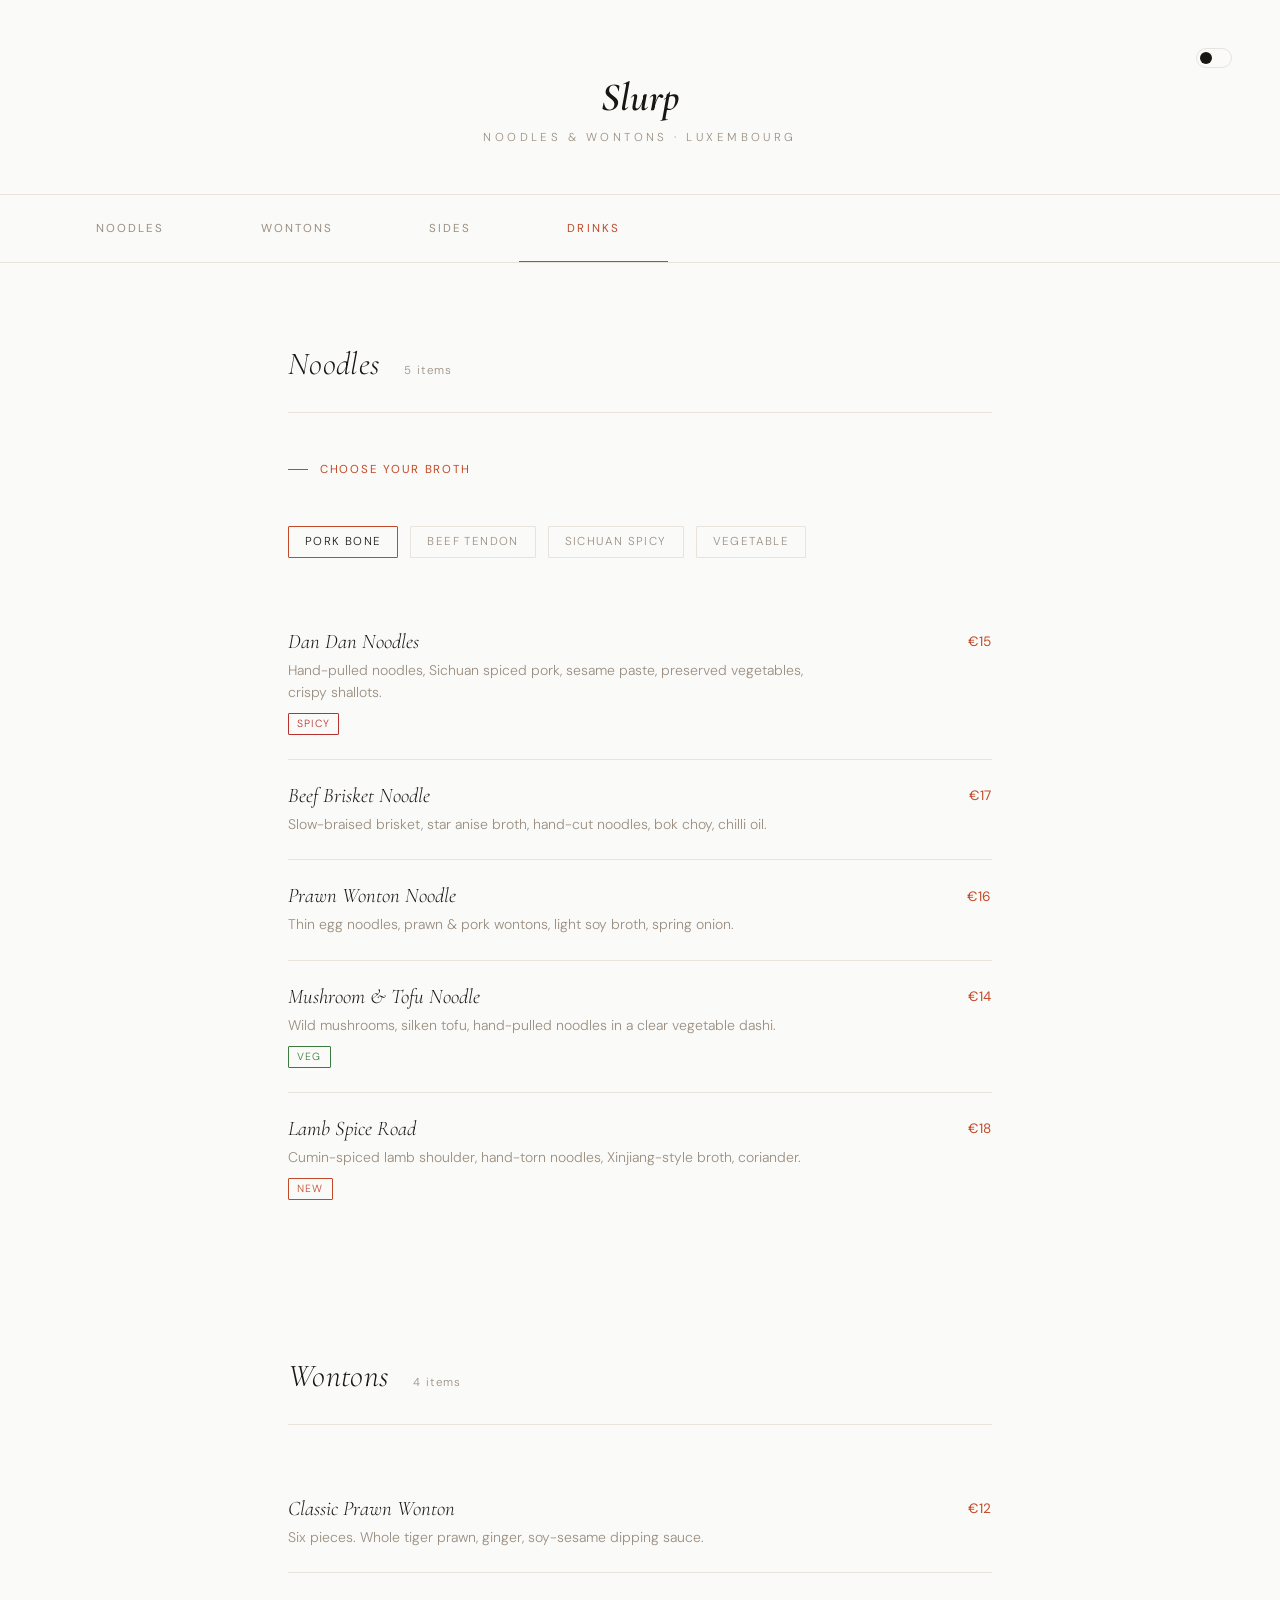
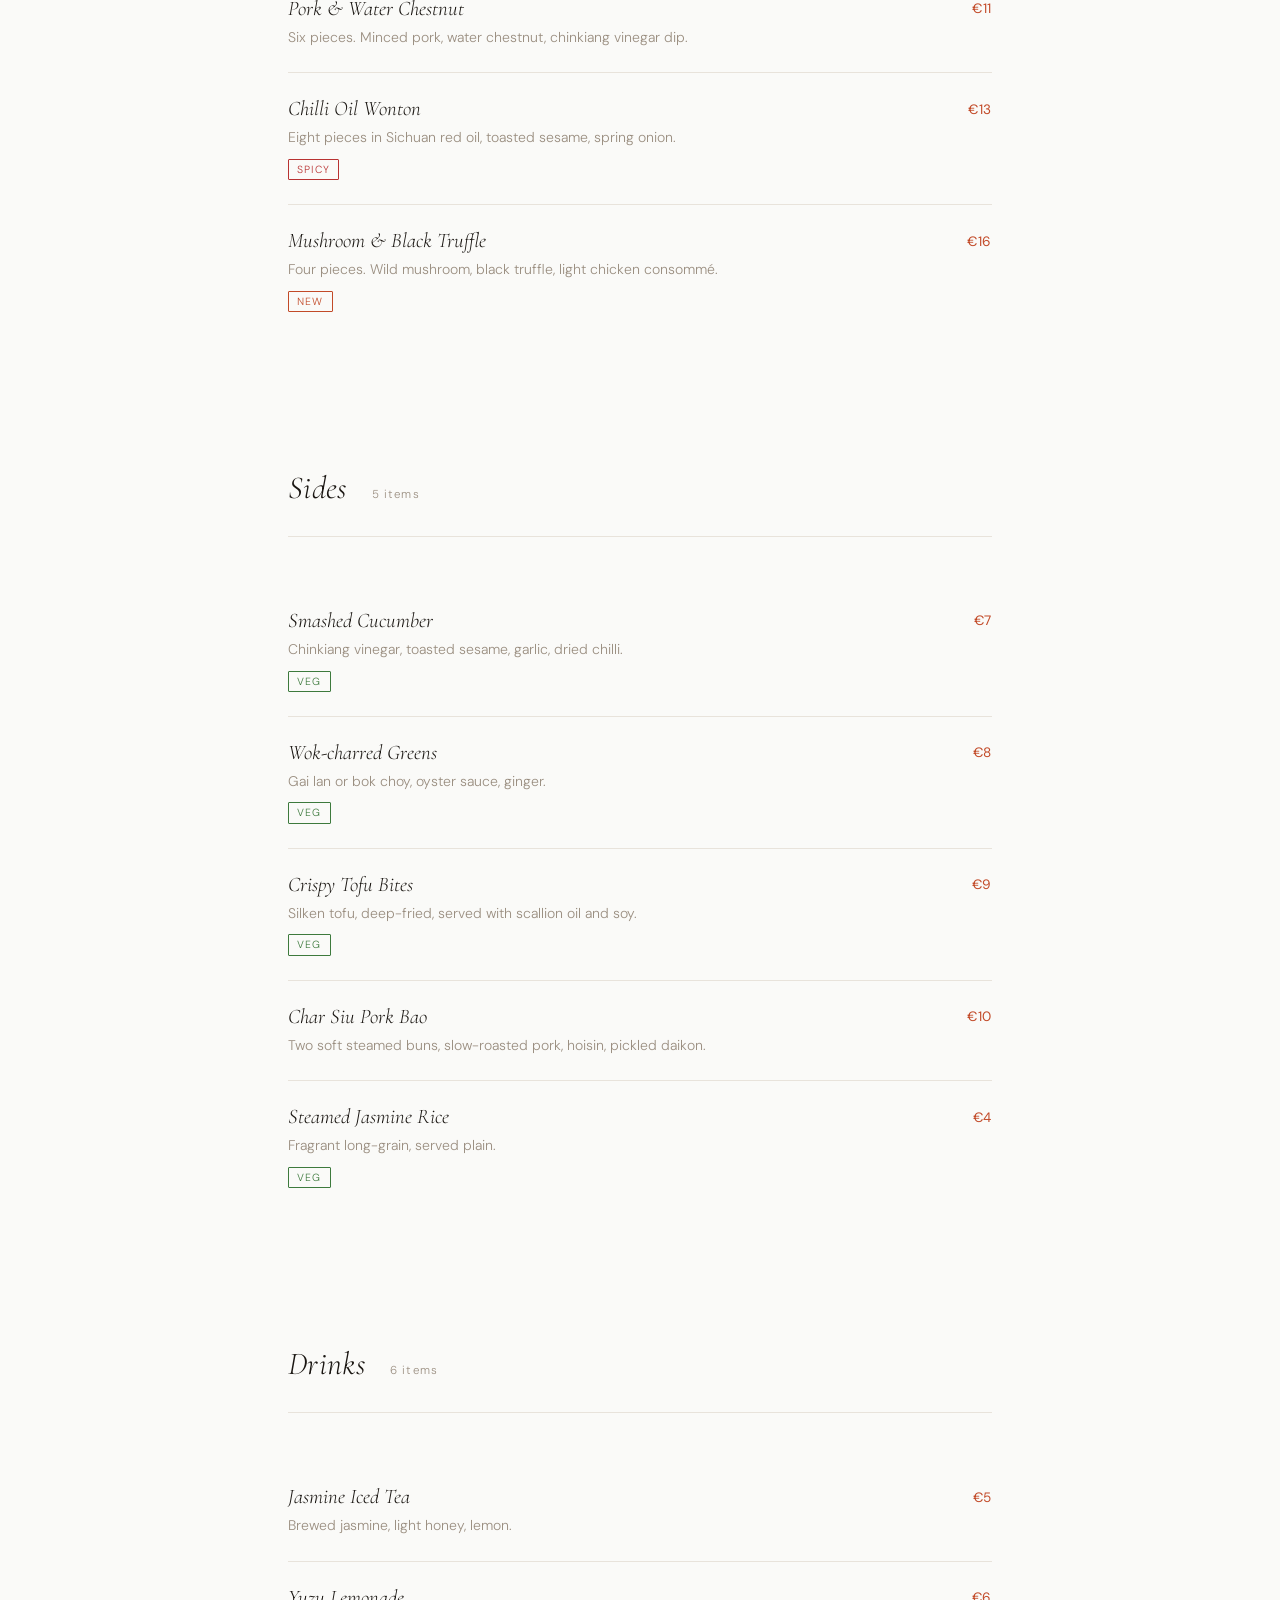
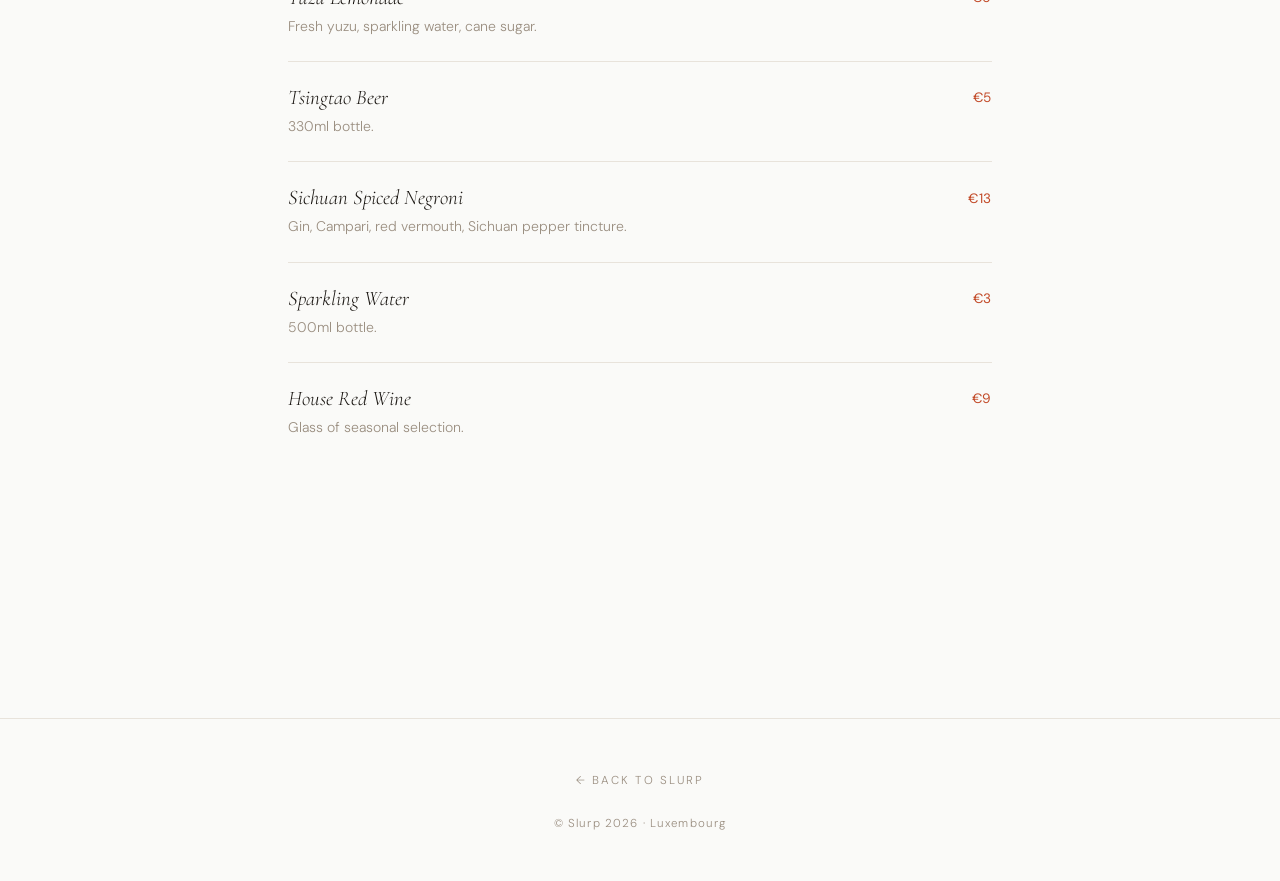
<file: menu.html>
<!DOCTYPE html>
<html lang="en" data-theme="light">
<head>
  <meta charset="UTF-8">
  <meta name="viewport" content="width=device-width, initial-scale=1.0">
  <meta name="color-scheme" content="light dark">
  <meta name="description" content="Slurp menu — Noodles, wontons, sides &amp; drinks. Luxembourg City.">
  <title>Menu — Slurp</title>

  <!-- Theme toggle — must run before any render to prevent flash -->
  <script src="assets/js/theme.js"></script>

  <!-- Fonts: Cormorant Garamond (display) + DM Sans (body/labels) -->
  <link rel="preconnect" href="https://fonts.googleapis.com">
  <link rel="preconnect" href="https://fonts.gstatic.com" crossorigin>
  <link href="https://fonts.googleapis.com/css2?family=Cormorant+Garamond:ital,wght@1,300;1,600&family=DM+Sans:wght@300;400&display=swap" rel="stylesheet">

  <!-- Styles -->
  <link rel="stylesheet" href="assets/css/reset.css">
  <link rel="stylesheet" href="assets/css/tokens.css">
  <link rel="stylesheet" href="assets/css/menu.css">
</head>
<body>

  <!-- ═══════════════════════════════════════
       MENU HEADER
       Standalone — QR code scan target
  ══════════════════════════════════════════ -->
  <header class="menu-header">
    <button class="theme-toggle" aria-label="Switch to dark mode"></button>
    <p class="menu-header-wordmark">Slurp</p>
    <p class="menu-header-subtitle">Noodles &amp; Wontons &middot; Luxembourg</p>
  </header>


  <!-- ═══════════════════════════════════════
       STICKY CATEGORY TABS
       Populated by menu.js from menu.json
  ══════════════════════════════════════════ -->
  <nav class="menu-tabs" aria-label="Menu categories" role="tablist">
    <!-- Tabs injected by menu.js -->
  </nav>


  <!-- ═══════════════════════════════════════
       MENU CONTENT
       Categories + item rows injected by menu.js
  ══════════════════════════════════════════ -->
  <main class="menu-content" id="menu-content" aria-label="Menu items">
    <!-- Content injected by menu.js from assets/data/menu.json -->

    <!-- Fallback for no-JS -->
    <noscript>
      <p style="color:var(--ink-dim);text-align:center;padding:4rem 0;font-family:sans-serif;">
        Please enable JavaScript to view the menu.
      </p>
    </noscript>
  </main>


  <!-- ═══════════════════════════════════════
       FOOTER
  ══════════════════════════════════════════ -->
  <footer class="menu-footer">
    <a href="index.html" class="menu-footer-back">&larr; Back to Slurp</a>
    <p class="menu-footer-copy">&copy; Slurp 2026 &middot; Luxembourg</p>
  </footer>


  <!-- ═══════════════════════════════════════
       SCRIPTS
  ══════════════════════════════════════════ -->
  <script src="assets/js/menu.js"></script>

</body>
</html>
</file>
<file: assets/css/tokens.css>
/* =============================================
   SLURP — Design Tokens
   ============================================= */

/* ── Light theme (default) ── */
:root {
  --bg:          #FAFAF8;
  --surface:     #F3F1ED;
  --border:      #E8E3DB;
  --ink:         #1A1612;
  --ink-dim:     #9A8E80;
  --accent:      #C24A28;
  --accent-dim:  #9B3518;

  /* RGBA helpers — replaced individually per theme */
  --nav-bg-scrolled:  rgba(250, 250, 248, 0.92);
  --scroll-line-bg:   rgba(26, 22, 18, 0.15);
  --caption-color:    rgba(250, 250, 248, 0.72);
  --map-filter:       grayscale(100%) contrast(0.8) brightness(1.1);

  /* ── Typography ── */
  --font-serif:  'Cormorant Garamond', Georgia, serif;
  --font-sans:   'DM Sans', system-ui, sans-serif;
  --font-body:   'DM Sans', system-ui, sans-serif;

  /* Scale */
  --fs-display:  clamp(3.5rem, 8vw, 8rem);
  --fs-heading:  clamp(2.5rem, 5vw, 5rem);
  --fs-subhead:  clamp(1.5rem, 2.5vw, 2.2rem);
  --fs-label:    0.72rem;
  --fs-body:     1rem;
  --fs-item:     1.3rem;
  --fs-price:    0.85rem;

  /* ── Spacing ── */
  --space-xs:   clamp(0.5rem,  1vw,   0.75rem);
  --space-s:    clamp(1rem,    2vw,   1.5rem);
  --space-m:    clamp(2rem,    4vw,   3rem);
  --space-l:    clamp(3rem,    6vw,   6rem);
  --space-xl:   clamp(5rem,    10vw,  10rem);

  /* ── Motion ── */
  --ease-smooth: cubic-bezier(0.25, 0.46, 0.45, 0.94);
  --ease-out:    cubic-bezier(0.16, 1, 0.3, 1);
  --dur-fast:    0.3s;
  --dur-med:     0.6s;
  --dur-slow:    1s;

  /* ── Layout ── */
  --nav-height:  64px;
}

/* ── Dark theme ── */
[data-theme="dark"] {
  --bg:          #0C0906;
  --surface:     #141009;
  --border:      #2A2218;
  --ink:         #F0E8D8;   /* cream as primary text */
  --ink-dim:     #8A7E6E;
  --accent:      #D4380D;   /* vermillion — pops on dark */
  --accent-dim:  #A02A08;

  --nav-bg-scrolled:  rgba(12, 9, 6, 0.88);
  --scroll-line-bg:   rgba(240, 232, 216, 0.15);
  --caption-color:    rgba(240, 232, 216, 0.65);
  --map-filter:       grayscale(100%) sepia(15%) brightness(0.45) contrast(1.25);
}

/* ── Shared: Theme Toggle ── */
.theme-toggle {
  width: 36px;
  height: 20px;
  border-radius: 10px;
  background: transparent;
  border: 1px solid var(--border);
  position: relative;
  flex-shrink: 0;
  transition: border-color var(--dur-fast) ease;
}

.theme-toggle::after {
  content: '';
  position: absolute;
  top: 3px;
  left: 3px;
  width: 12px;
  height: 12px;
  border-radius: 50%;
  background: var(--ink);
  transition: transform 0.3s ease, background-color 0.3s ease;
}

[data-theme="dark"] .theme-toggle::after {
  transform: translateX(16px);
}

/* ── Shared: Theme transition (smooth swap, no FOUC) ── */
html.theme-transitioning,
html.theme-transitioning *,
html.theme-transitioning *::before,
html.theme-transitioning *::after {
  transition:
    background-color 0.35s ease,
    color 0.35s ease,
    border-color 0.35s ease,
    filter 0.35s ease !important;
}
</file>
<file: assets/css/menu.css>
/* =============================================
   SLURP — Menu Page Styles (Light Theme)
   ============================================= */

html {
  background: var(--bg);
  color: var(--ink);
  font-family: var(--font-sans);
  font-weight: 300;
}

body {
  overflow-x: hidden;
  background: var(--bg);
}

/* ── Menu Header ── */
.menu-header {
  padding: var(--space-l) var(--space-m) var(--space-m);
  text-align: center;
  border-bottom: 1px solid var(--border);
  position: relative;
}

.menu-header .theme-toggle {
  position: absolute;
  top: var(--space-m);
  right: var(--space-m);
}

.menu-header-wordmark {
  font-family: var(--font-serif);
  font-style: italic;
  font-weight: 600;
  font-size: 2.5rem;
  letter-spacing: 0;
  color: var(--ink);
  line-height: 1;
  margin-bottom: var(--space-xs);
}

.menu-header-subtitle {
  font-family: var(--font-sans);
  font-weight: 300;
  font-size: var(--fs-label);
  letter-spacing: 0.3em;
  text-transform: uppercase;
  color: var(--ink-dim);
}

/* ── Sticky Tab Bar ── */
.menu-tabs {
  position: sticky;
  top: 0;
  z-index: 50;
  background: var(--bg);
  border-bottom: 1px solid var(--border);
  padding: 0 var(--space-m);
  display: flex;
  gap: 0;
  overflow-x: auto;
  scrollbar-width: none;
  -webkit-overflow-scrolling: touch;
}

.menu-tabs::-webkit-scrollbar {
  display: none;
}

.menu-tab {
  flex-shrink: 0;
  padding: var(--space-s) var(--space-m);
  font-family: var(--font-sans);
  font-weight: 400;
  font-size: var(--fs-label);
  letter-spacing: 0.18em;
  text-transform: uppercase;
  color: var(--ink-dim);
  cursor: pointer;
  border-bottom: 2px solid transparent;
  transition: color var(--dur-fast) ease, border-color var(--dur-fast) ease;
  background: none;
  border-left: none;
  border-right: none;
  border-top: none;
  position: relative;
  top: 1px; /* overlap parent border */
}

.menu-tab:hover {
  color: var(--ink);
}

.menu-tab.active {
  color: var(--accent);
  border-bottom-color: var(--accent);
}

/* ── Menu Content ── */
.menu-content {
  max-width: 800px;
  margin: 0 auto;
  padding: var(--space-l) var(--space-m) var(--space-xl);
}

/* ── Category Section ── */
.menu-category {
  margin-bottom: var(--space-xl);
  scroll-margin-top: 80px;
}

.menu-category-title {
  font-family: var(--font-serif);
  font-style: italic;
  font-weight: 300;
  font-size: var(--fs-subhead);
  color: var(--ink);
  letter-spacing: 0.01em;
  margin-bottom: var(--space-m);
  padding-bottom: var(--space-s);
  border-bottom: 1px solid var(--border);
  display: flex;
  align-items: baseline;
  gap: var(--space-s);
}

.menu-category-title::after {
  content: attr(data-count);
  font-family: var(--font-sans);
  font-style: normal;
  font-weight: 300;
  font-size: var(--fs-label);
  letter-spacing: 0.1em;
  color: var(--ink-dim);
}

/* ── Broth options (noodles) ── */
.broth-note {
  font-family: var(--font-sans);
  font-weight: 400;
  font-size: var(--fs-label);
  letter-spacing: 0.15em;
  text-transform: uppercase;
  color: var(--accent);
  margin-bottom: var(--space-m);
  display: flex;
  align-items: center;
  gap: var(--space-xs);
}

.broth-note::before {
  content: '';
  display: block;
  width: 20px;
  height: 1px;
  background: var(--accent);
}

.broth-selector {
  display: flex;
  flex-wrap: wrap;
  gap: var(--space-xs);
  margin-bottom: var(--space-m);
}

.broth-btn {
  padding: 6px 16px;
  font-family: var(--font-sans);
  font-weight: 300;
  font-size: var(--fs-label);
  letter-spacing: 0.12em;
  text-transform: uppercase;
  color: var(--ink-dim);
  border: 1px solid var(--border);
  border-radius: 1px;
  cursor: pointer;
  transition: color var(--dur-fast) ease,
              border-color var(--dur-fast) ease,
              background var(--dur-fast) ease;
  background: transparent;
}

.broth-btn:hover,
.broth-btn.active {
  color: var(--ink);
  border-color: var(--accent);
}

/* ── Item Row ── */
.menu-item {
  display: grid;
  grid-template-columns: 1fr auto;
  grid-template-rows: auto auto;
  gap: 4px var(--space-s);
  padding: var(--space-s) 0;
  border-bottom: 1px solid var(--border);
  align-items: start;
  position: relative;
  transition: background 0.2s ease;
}

.menu-item:last-child {
  border-bottom: none;
}

.menu-item:hover {
  background: var(--surface);
}

.menu-item-name {
  font-family: var(--font-serif);
  font-style: italic;
  font-weight: 300;
  font-size: var(--fs-item);
  color: var(--ink);
  line-height: 1.2;
  grid-column: 1;
  grid-row: 1;
}

.menu-item-desc {
  font-family: var(--font-sans);
  font-weight: 300;
  font-size: 0.875rem;
  color: var(--ink-dim);
  line-height: 1.6;
  grid-column: 1;
  grid-row: 2;
  max-width: 55ch;
}

.menu-item-price {
  font-family: var(--font-sans);
  font-weight: 400;
  font-size: var(--fs-price);
  color: var(--accent);
  letter-spacing: 0.05em;
  grid-column: 2;
  grid-row: 1;
  align-self: center;
  white-space: nowrap;
}

/* Future order button scaffold — hidden now */
.menu-item-add {
  display: none;
  grid-column: 2;
  grid-row: 2;
  width: 28px;
  height: 28px;
  border: 1px solid var(--border);
  border-radius: 50%;
  align-items: center;
  justify-content: center;
  font-size: 1rem;
  color: var(--accent);
  transition: border-color var(--dur-fast) ease, background var(--dur-fast) ease;
  cursor: pointer;
}

.menu-item-add:hover {
  border-color: var(--accent);
  background: var(--accent);
  color: var(--bg);
}

/* Tags */
.menu-item-tags {
  display: flex;
  flex-wrap: wrap;
  gap: 6px;
  margin-top: 6px;
  grid-column: 1 / -1;
}

.tag {
  font-family: var(--font-sans);
  font-weight: 300;
  font-size: 0.65rem;
  letter-spacing: 0.12em;
  text-transform: uppercase;
  color: var(--ink-dim);
  border: 1px solid var(--border);
  padding: 2px 8px;
  border-radius: 1px;
}

.tag.spicy { border-color: #B83232; color: #B83232; }
.tag.veg   { border-color: #3D7A3D; color: #3D7A3D; }
.tag.new   { border-color: var(--accent); color: var(--accent); }

/* ── Footer ── */
.menu-footer {
  border-top: 1px solid var(--border);
  padding: var(--space-m);
  text-align: center;
}

.menu-footer-back {
  display: inline-flex;
  align-items: center;
  gap: var(--space-xs);
  font-family: var(--font-sans);
  font-weight: 300;
  font-size: var(--fs-label);
  letter-spacing: 0.18em;
  text-transform: uppercase;
  color: var(--ink-dim);
  text-decoration: none;
  transition: color var(--dur-fast) ease;
}

.menu-footer-back:hover {
  color: var(--ink);
}

.menu-footer-copy {
  font-family: var(--font-sans);
  font-weight: 300;
  font-size: var(--fs-label);
  color: var(--ink-dim);
  margin-top: var(--space-s);
  letter-spacing: 0.1em;
}

/* ── Responsive ── */
@media (max-width: 768px) {
  .menu-tabs {
    padding: 0 var(--space-s);
  }

  .menu-tab {
    padding: var(--space-s) var(--space-s);
  }

  .menu-content {
    padding: var(--space-m) var(--space-s) var(--space-xl);
  }

  .menu-item {
    grid-template-columns: 1fr;
  }

  .menu-item-price {
    grid-column: 1;
    grid-row: 3;
    margin-top: 4px;
  }
}
</file>
